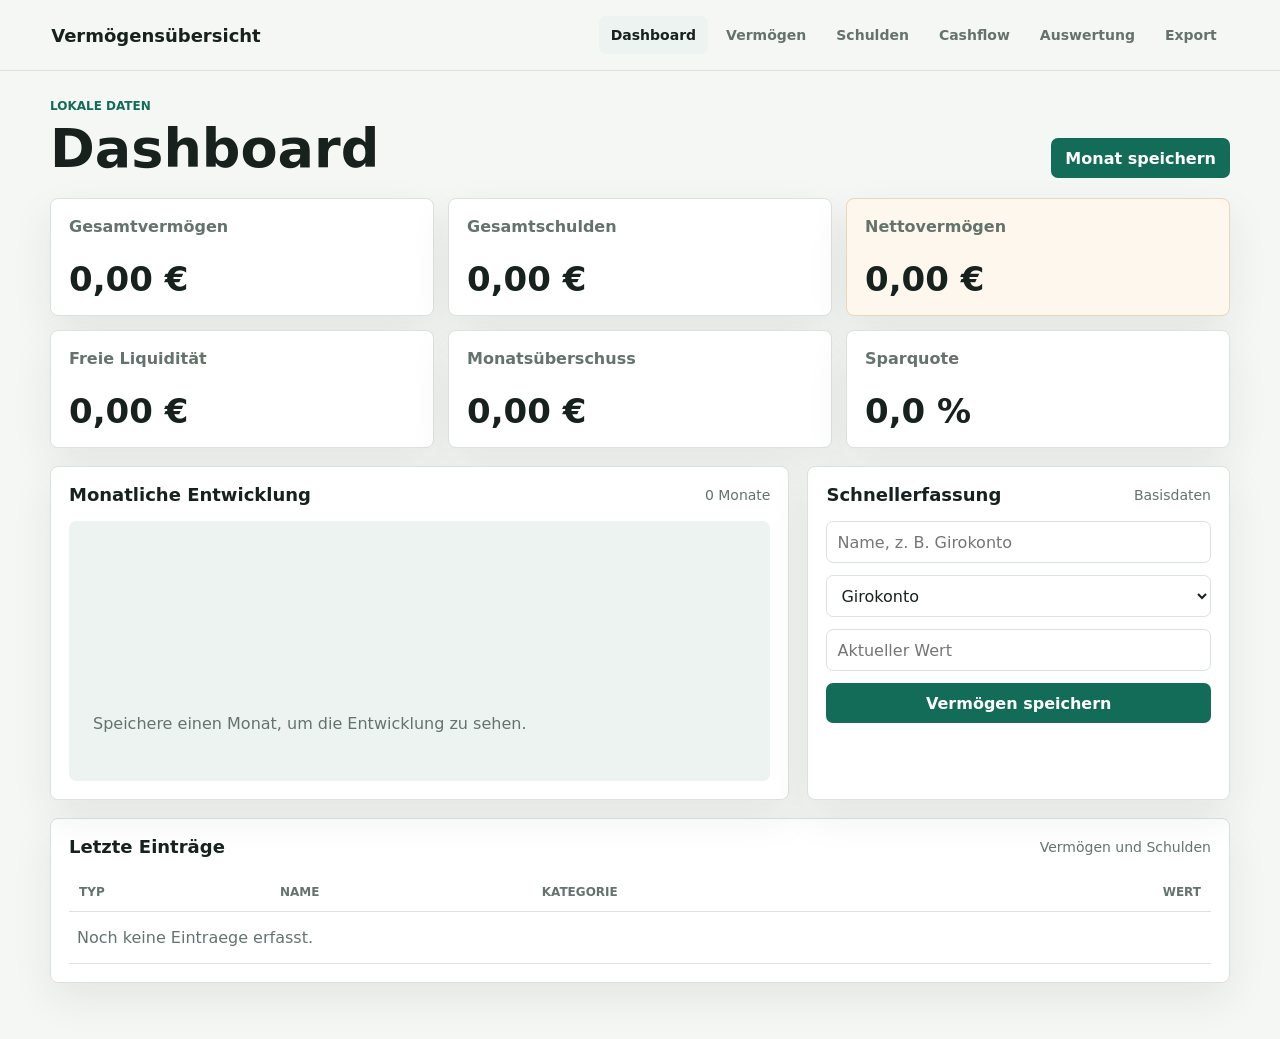
<file: index.html>
<!doctype html>
<html lang="de">
  <head>
    <meta charset="utf-8" />
    <meta name="viewport" content="width=device-width, initial-scale=1" />
    <title>Vermögensübersicht - Dashboard</title>
    <link rel="manifest" href="manifest.webmanifest" />
    <meta name="theme-color" content="#126c57" />
    <meta name="apple-mobile-web-app-capable" content="yes" />
    <meta name="apple-mobile-web-app-title" content="Vermögen" />
    <meta name="apple-mobile-web-app-status-bar-style" content="black-translucent" />
    <link rel="icon" type="image/svg+xml" href="icons/favicon.svg" />
    <link rel="icon" type="image/png" sizes="32x32" href="icons/favicon-32.png" />
    <link rel="icon" type="image/png" sizes="16x16" href="icons/favicon-16.png" />
    <link rel="apple-touch-icon" sizes="180x180" href="icons/apple-touch-icon.png" />
    <link rel="stylesheet" href="styles.css" />
  </head>
  <body>
    <header class="app-header">
      <a class="brand" href="index.html">Vermögensübersicht</a>
      <nav class="nav" aria-label="Hauptnavigation">
        <a class="active" href="index.html">Dashboard</a
        ><a href="assets.html">Vermögen</a><a href="debts.html">Schulden</a
        ><a href="cashflow.html">Cashflow</a
        ><a href="reports.html">Auswertung</a><a href="settings.html">Export</a>
      </nav>
    </header>
    <main class="page">
      <section class="page-title">
        <div>
          <p class="eyebrow">Lokale Daten</p>
          <h1>Dashboard</h1>
        </div>
        <button class="primary" data-save-snapshot>Monat speichern</button>
      </section>
      <section class="metric-grid">
        <article class="metric">
          <span>Gesamtvermögen</span><strong data-total-assets>0 EUR</strong>
        </article>
        <article class="metric">
          <span>Gesamtschulden</span><strong data-total-debts>0 EUR</strong>
        </article>
        <article class="metric accent">
          <span>Nettovermögen</span><strong data-net-worth>0 EUR</strong>
        </article>
        <article class="metric">
          <span>Freie Liquidität</span><strong data-liquidity>0 EUR</strong>
        </article>
        <article class="metric">
          <span>Monatsüberschuss</span><strong data-surplus>0 EUR</strong>
        </article>
        <article class="metric">
          <span>Sparquote</span><strong data-savings-rate>0 %</strong>
        </article>
      </section>
      <section class="split">
        <div class="panel">
          <div class="panel-head">
            <h2>Monatliche Entwicklung</h2>
            <span data-snapshot-count>0 Monate</span>
          </div>
          <div class="chart" data-net-worth-chart></div>
        </div>
        <div class="panel">
          <div class="panel-head">
            <h2>Schnellerfassung</h2>
            <span>Basisdaten</span>
          </div>
          <form class="stack" data-quick-asset-form>
            <input
              name="name"
              placeholder="Name, z. B. Girokonto"
              required
            /><select name="category" required data-asset-categories></select
            ><input
              name="value"
              type="number"
              step="0.01"
              min="0"
              placeholder="Aktueller Wert"
              required
            /><button class="primary" type="submit">Vermögen speichern</button>
          </form>
        </div>
      </section>
      <section class="panel">
        <div class="panel-head">
          <h2>Letzte Einträge</h2>
          <span>Vermögen und Schulden</span>
        </div>
        <div class="table-wrap">
          <table>
            <thead>
              <tr>
                <th>Typ</th>
                <th>Name</th>
                <th>Kategorie</th>
                <th class="right">Wert</th>
              </tr>
            </thead>
            <tbody data-recent-items></tbody>
          </table>
        </div>
      </section>
    </main>
    <script src="app.js"></script>
  </body>
</html>
</file>
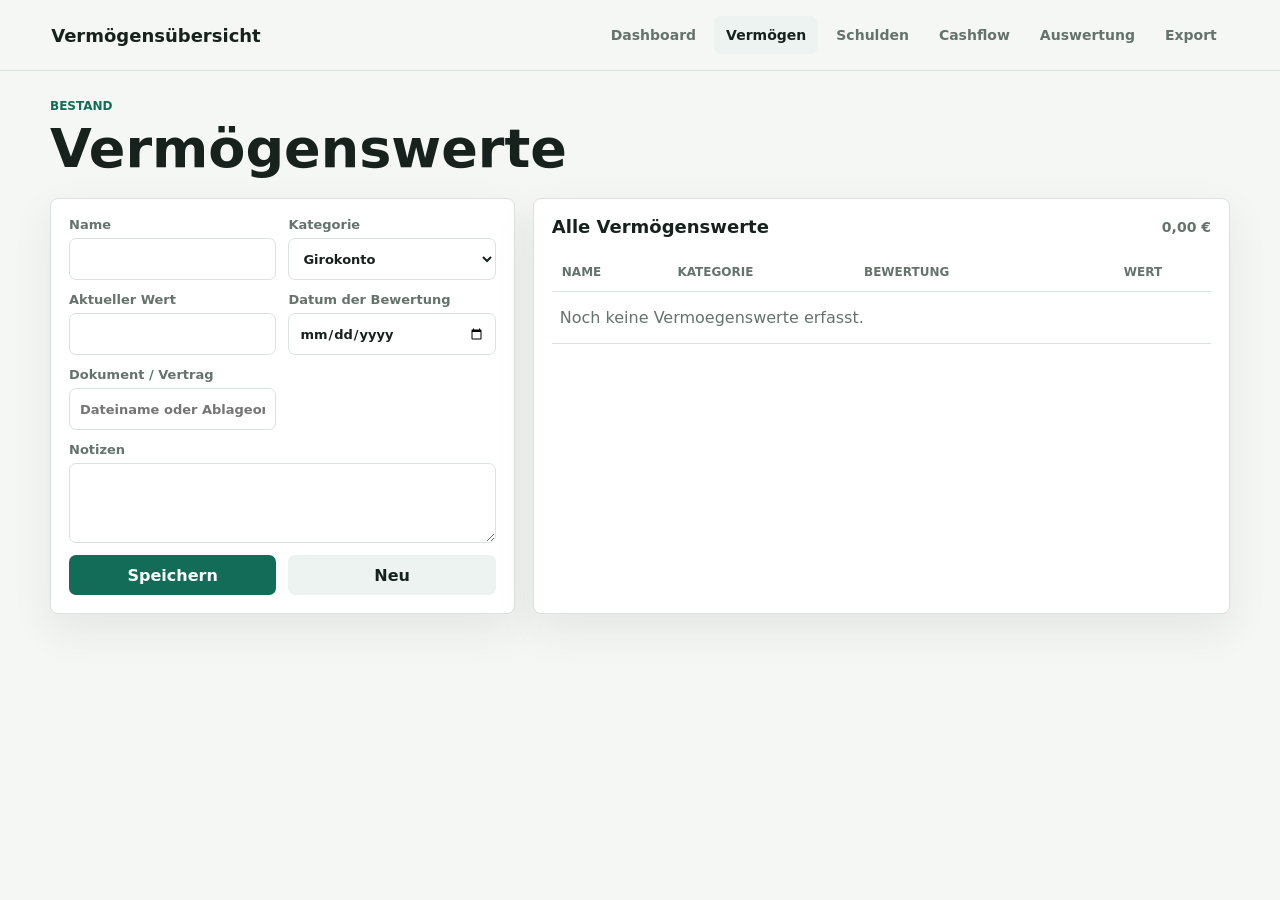
<file: assets.html>
<!doctype html>
<html lang="de">
  <head>
    <meta charset="utf-8" />
    <meta name="viewport" content="width=device-width, initial-scale=1" />
    <title>Vermögen</title>
    <link rel="manifest" href="manifest.webmanifest" />
    <meta name="theme-color" content="#126c57" />
    <meta name="apple-mobile-web-app-capable" content="yes" />
    <meta name="apple-mobile-web-app-title" content="Vermögen" />
    <meta name="apple-mobile-web-app-status-bar-style" content="black-translucent" />
    <link rel="icon" type="image/svg+xml" href="icons/favicon.svg" />
    <link rel="icon" type="image/png" sizes="32x32" href="icons/favicon-32.png" />
    <link rel="icon" type="image/png" sizes="16x16" href="icons/favicon-16.png" />
    <link rel="apple-touch-icon" sizes="180x180" href="icons/apple-touch-icon.png" />
    <link rel="stylesheet" href="styles.css" />
  </head>
  <body>
    <header class="app-header">
      <a class="brand" href="index.html">Vermögensübersicht</a>
      <nav class="nav" aria-label="Hauptnavigation">
        <a href="index.html">Dashboard</a
        ><a class="active" href="assets.html">Vermögen</a
        ><a href="debts.html">Schulden</a><a href="cashflow.html">Cashflow</a
        ><a href="reports.html">Auswertung</a><a href="settings.html">Export</a>
      </nav>
    </header>
    <main class="page">
      <section class="page-title">
        <div>
          <p class="eyebrow">Bestand</p>
          <h1>Vermögenswerte</h1>
        </div>
      </section>
      <section class="editor-layout">
        <form class="panel form-grid" data-asset-form>
          <input type="hidden" name="id" /><label
            >Name<input name="name" required /></label
          ><label
            >Kategorie<select
              name="category"
              required
              data-asset-categories
            ></select></label
          ><label
            >Aktueller Wert<input
              name="value"
              type="number"
              step="0.01"
              min="0"
              required /></label
          ><label
            >Datum der Bewertung<input
              name="valuationDate"
              type="date" /></label
          ><label
            >Dokument / Vertrag<input
              name="document"
              placeholder="Dateiname oder Ablageort" /></label
          ><label class="wide"
            >Notizen<textarea name="notes" rows="4"></textarea></label
          ><button class="primary" type="submit">Speichern</button
          ><button class="ghost" type="reset">Neu</button>
        </form>
        <section class="panel">
          <div class="panel-head">
            <h2>Alle Vermögenswerte</h2>
            <strong data-total-assets>0 EUR</strong>
          </div>
          <div class="table-wrap">
            <table>
              <thead>
                <tr>
                  <th>Name</th>
                  <th>Kategorie</th>
                  <th>Bewertung</th>
                  <th class="right">Wert</th>
                  <th></th>
                </tr>
              </thead>
              <tbody data-assets-table></tbody>
            </table>
          </div>
        </section>
      </section>
    </main>
    <script src="app.js"></script>
  </body>
</html>
</file>
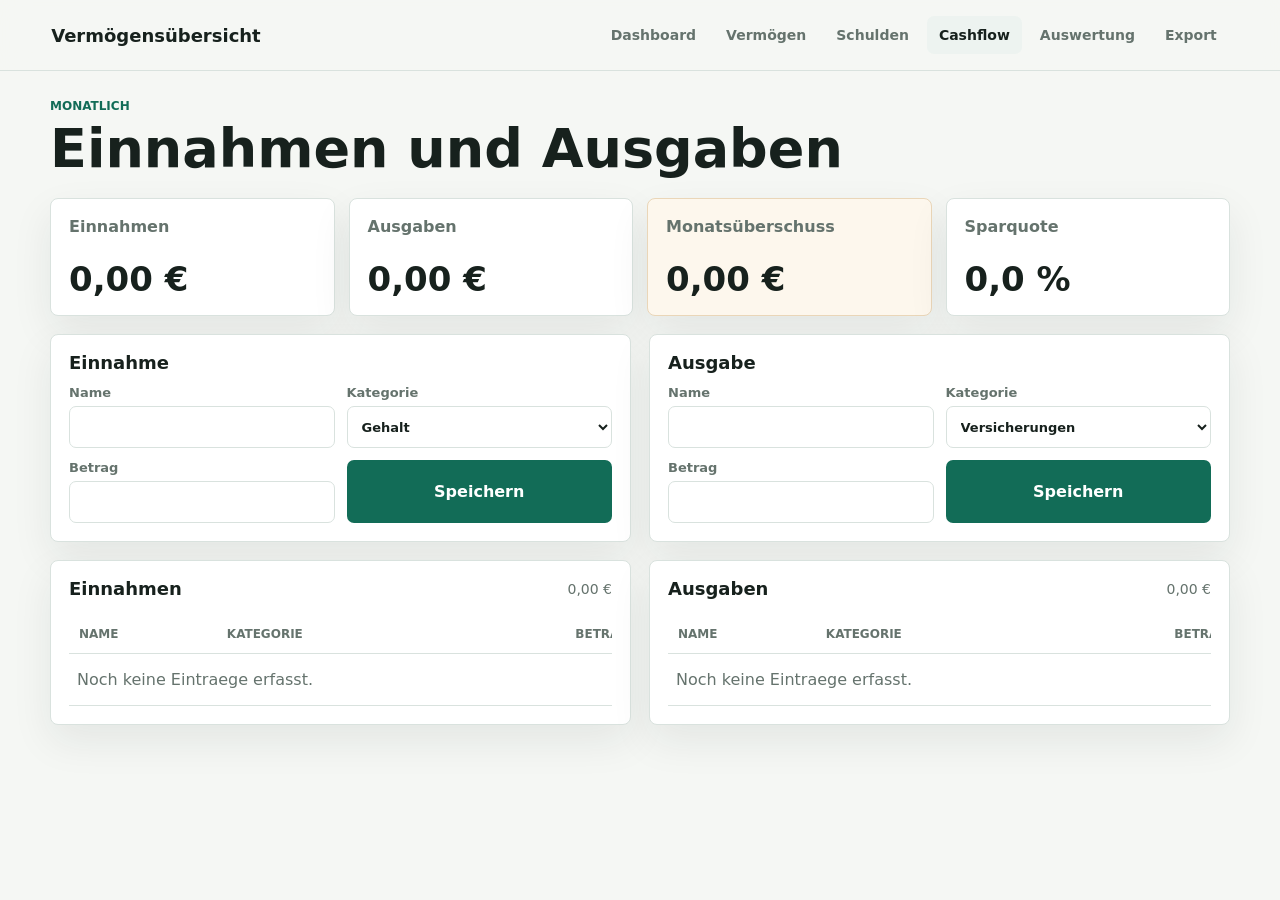
<file: cashflow.html>
<!doctype html>
<html lang="de">
  <head>
    <meta charset="utf-8" />
    <meta name="viewport" content="width=device-width, initial-scale=1" />
    <title>Cashflow</title>
    <link rel="manifest" href="manifest.webmanifest" />
    <meta name="theme-color" content="#126c57" />
    <meta name="apple-mobile-web-app-capable" content="yes" />
    <meta name="apple-mobile-web-app-title" content="Vermögen" />
    <meta name="apple-mobile-web-app-status-bar-style" content="black-translucent" />
    <link rel="icon" type="image/svg+xml" href="icons/favicon.svg" />
    <link rel="icon" type="image/png" sizes="32x32" href="icons/favicon-32.png" />
    <link rel="icon" type="image/png" sizes="16x16" href="icons/favicon-16.png" />
    <link rel="apple-touch-icon" sizes="180x180" href="icons/apple-touch-icon.png" />
    <link rel="stylesheet" href="styles.css" />
  </head>
  <body>
    <header class="app-header">
      <a class="brand" href="index.html">Vermögensübersicht</a>
      <nav class="nav" aria-label="Hauptnavigation">
        <a href="index.html">Dashboard</a><a href="assets.html">Vermögen</a
        ><a href="debts.html">Schulden</a
        ><a class="active" href="cashflow.html">Cashflow</a
        ><a href="reports.html">Auswertung</a><a href="settings.html">Export</a>
      </nav>
    </header>
    <main class="page">
      <section class="page-title">
        <div>
          <p class="eyebrow">Monatlich</p>
          <h1>Einnahmen und Ausgaben</h1>
        </div>
      </section>
      <section class="metric-grid compact">
        <article class="metric">
          <span>Einnahmen</span><strong data-total-income>0 EUR</strong>
        </article>
        <article class="metric">
          <span>Ausgaben</span><strong data-total-expenses>0 EUR</strong>
        </article>
        <article class="metric accent">
          <span>Monatsüberschuss</span><strong data-surplus>0 EUR</strong>
        </article>
        <article class="metric">
          <span>Sparquote</span><strong data-savings-rate>0 %</strong>
        </article>
      </section>
      <section class="two-columns">
        <form class="panel form-grid" data-income-form>
          <input type="hidden" name="id" />
          <h2>Einnahme</h2>
          <label>Name<input name="name" required /></label
          ><label
            >Kategorie<select
              name="category"
              data-income-categories
            ></select></label
          ><label
            >Betrag<input
              name="amount"
              type="number"
              step="0.01"
              min="0"
              required /></label
          ><button class="primary" type="submit">Speichern</button>
        </form>
        <form class="panel form-grid" data-expense-form>
          <input type="hidden" name="id" />
          <h2>Ausgabe</h2>
          <label>Name<input name="name" required /></label
          ><label
            >Kategorie<select
              name="category"
              data-expense-categories
            ></select></label
          ><label
            >Betrag<input
              name="amount"
              type="number"
              step="0.01"
              min="0"
              required /></label
          ><button class="primary" type="submit">Speichern</button>
        </form>
      </section>
      <section class="two-columns">
        <div class="panel">
          <div class="panel-head">
            <h2>Einnahmen</h2>
            <span data-total-income>0 EUR</span>
          </div>
          <div class="table-wrap">
            <table>
              <thead>
                <tr>
                  <th>Name</th>
                  <th>Kategorie</th>
                  <th class="right">Betrag</th>
                  <th></th>
                </tr>
              </thead>
              <tbody data-income-table></tbody>
            </table>
          </div>
        </div>
        <div class="panel">
          <div class="panel-head">
            <h2>Ausgaben</h2>
            <span data-total-expenses>0 EUR</span>
          </div>
          <div class="table-wrap">
            <table>
              <thead>
                <tr>
                  <th>Name</th>
                  <th>Kategorie</th>
                  <th class="right">Betrag</th>
                  <th></th>
                </tr>
              </thead>
              <tbody data-expenses-table></tbody>
            </table>
          </div>
        </div>
      </section>
    </main>
    <script src="app.js"></script>
  </body>
</html>
</file>
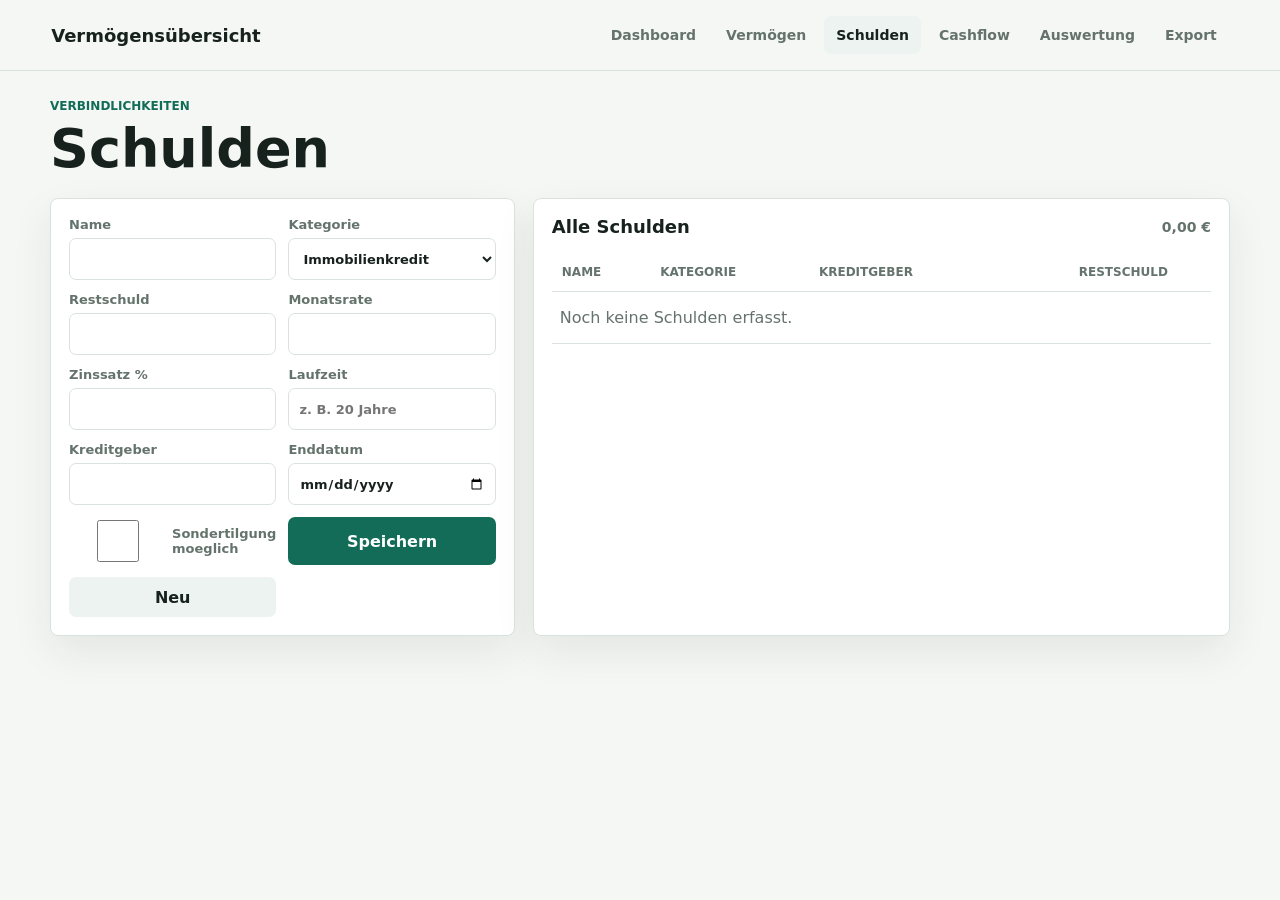
<file: debts.html>
<!doctype html>
<html lang="de">
  <head>
    <meta charset="utf-8" />
    <meta name="viewport" content="width=device-width, initial-scale=1" />
    <title>Schulden</title>
    <link rel="manifest" href="manifest.webmanifest" />
    <meta name="theme-color" content="#126c57" />
    <meta name="apple-mobile-web-app-capable" content="yes" />
    <meta name="apple-mobile-web-app-title" content="Vermögen" />
    <meta name="apple-mobile-web-app-status-bar-style" content="black-translucent" />
    <link rel="icon" type="image/svg+xml" href="icons/favicon.svg" />
    <link rel="icon" type="image/png" sizes="32x32" href="icons/favicon-32.png" />
    <link rel="icon" type="image/png" sizes="16x16" href="icons/favicon-16.png" />
    <link rel="apple-touch-icon" sizes="180x180" href="icons/apple-touch-icon.png" />
    <link rel="stylesheet" href="styles.css" />
  </head>
  <body>
    <header class="app-header">
      <a class="brand" href="index.html">Vermögensübersicht</a>
      <nav class="nav" aria-label="Hauptnavigation">
        <a href="index.html">Dashboard</a><a href="assets.html">Vermögen</a
        ><a class="active" href="debts.html">Schulden</a
        ><a href="cashflow.html">Cashflow</a
        ><a href="reports.html">Auswertung</a><a href="settings.html">Export</a>
      </nav>
    </header>
    <main class="page">
      <section class="page-title">
        <div>
          <p class="eyebrow">Verbindlichkeiten</p>
          <h1>Schulden</h1>
        </div>
      </section>
      <section class="editor-layout">
        <form class="panel form-grid" data-debt-form>
          <input type="hidden" name="id" /><label
            >Name<input name="name" required /></label
          ><label
            >Kategorie<select
              name="category"
              required
              data-debt-categories
            ></select></label
          ><label
            >Restschuld<input
              name="balance"
              type="number"
              step="0.01"
              min="0"
              required /></label
          ><label
            >Monatsrate<input
              name="monthlyRate"
              type="number"
              step="0.01"
              min="0" /></label
          ><label
            >Zinssatz %<input
              name="interestRate"
              type="number"
              step="0.01"
              min="0" /></label
          ><label
            >Laufzeit<input name="term" placeholder="z. B. 20 Jahre" /></label
          ><label>Kreditgeber<input name="lender" /></label
          ><label>Enddatum<input name="endDate" type="date" /></label
          ><label class="check"
            ><input name="specialPayment" type="checkbox" /> Sondertilgung
            moeglich</label
          ><button class="primary" type="submit">Speichern</button
          ><button class="ghost" type="reset">Neu</button>
        </form>
        <section class="panel">
          <div class="panel-head">
            <h2>Alle Schulden</h2>
            <strong data-total-debts>0 EUR</strong>
          </div>
          <div class="table-wrap">
            <table>
              <thead>
                <tr>
                  <th>Name</th>
                  <th>Kategorie</th>
                  <th>Kreditgeber</th>
                  <th class="right">Restschuld</th>
                  <th></th>
                </tr>
              </thead>
              <tbody data-debts-table></tbody>
            </table>
          </div>
        </section>
      </section>
    </main>
    <script src="app.js"></script>
  </body>
</html>
</file>
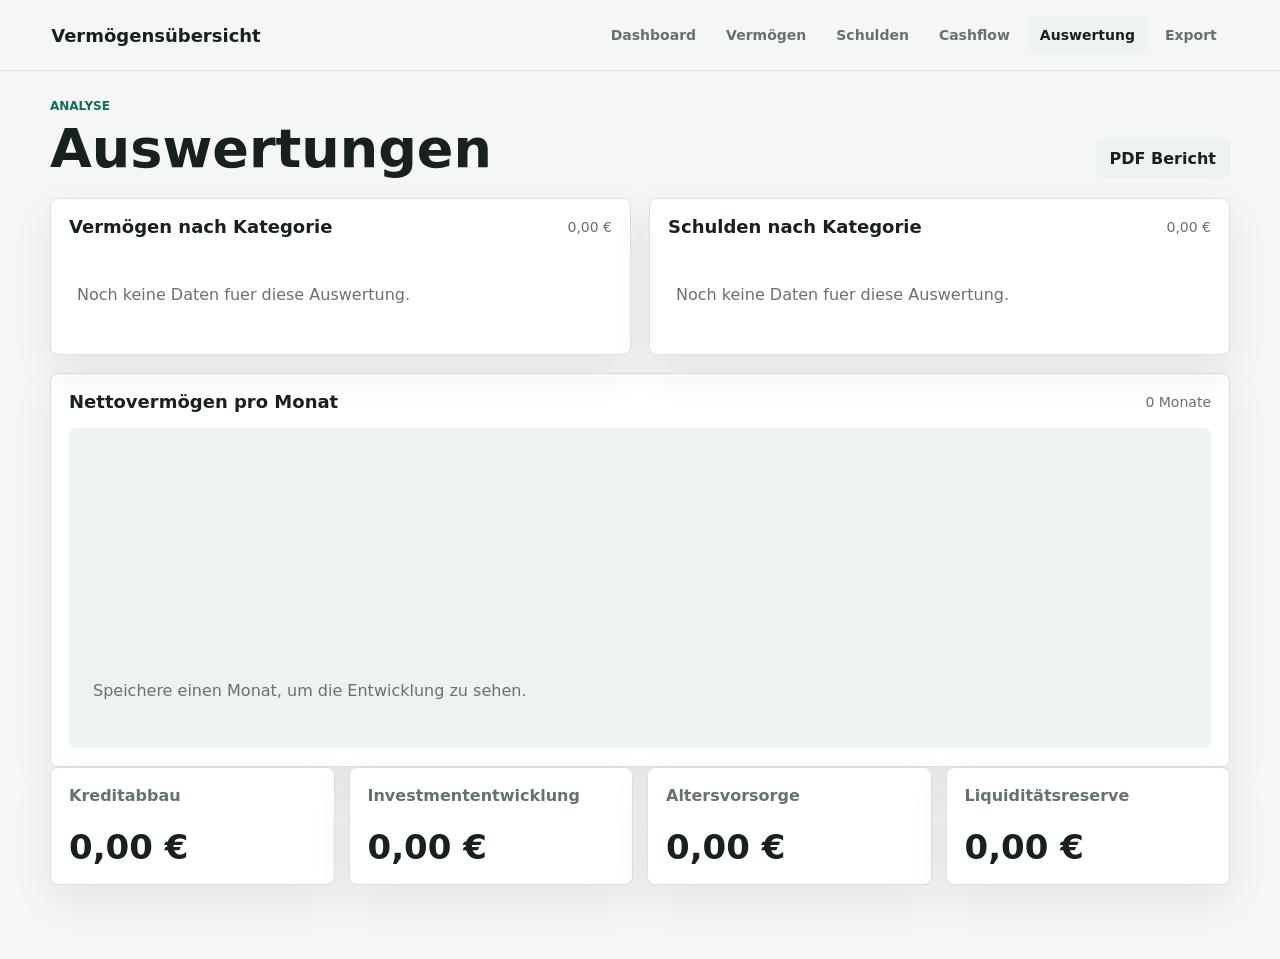
<file: reports.html>
<!doctype html>
<html lang="de">
  <head>
    <meta charset="utf-8" />
    <meta name="viewport" content="width=device-width, initial-scale=1" />
    <title>Auswertung</title>
    <link rel="manifest" href="manifest.webmanifest" />
    <meta name="theme-color" content="#126c57" />
    <meta name="apple-mobile-web-app-capable" content="yes" />
    <meta name="apple-mobile-web-app-title" content="Vermögen" />
    <meta name="apple-mobile-web-app-status-bar-style" content="black-translucent" />
    <link rel="icon" type="image/svg+xml" href="icons/favicon.svg" />
    <link rel="icon" type="image/png" sizes="32x32" href="icons/favicon-32.png" />
    <link rel="icon" type="image/png" sizes="16x16" href="icons/favicon-16.png" />
    <link rel="apple-touch-icon" sizes="180x180" href="icons/apple-touch-icon.png" />
    <link rel="stylesheet" href="styles.css" />
  </head>
  <body>
    <header class="app-header">
      <a class="brand" href="index.html">Vermögensübersicht</a>
      <nav class="nav" aria-label="Hauptnavigation">
        <a href="index.html">Dashboard</a><a href="assets.html">Vermögen</a
        ><a href="debts.html">Schulden</a><a href="cashflow.html">Cashflow</a
        ><a class="active" href="reports.html">Auswertung</a
        ><a href="settings.html">Export</a>
      </nav>
    </header>
    <main class="page">
      <section class="page-title">
        <div>
          <p class="eyebrow">Analyse</p>
          <h1>Auswertungen</h1>
        </div>
        <button class="ghost" data-print-report>PDF Bericht</button>
      </section>
      <section class="two-columns">
        <div class="panel">
          <div class="panel-head">
            <h2>Vermögen nach Kategorie</h2>
            <span data-total-assets>0 EUR</span>
          </div>
          <div class="bars" data-asset-bars></div>
        </div>
        <div class="panel">
          <div class="panel-head">
            <h2>Schulden nach Kategorie</h2>
            <span data-total-debts>0 EUR</span>
          </div>
          <div class="bars" data-debt-bars></div>
        </div>
      </section>
      <section class="panel">
        <div class="panel-head">
          <h2>Nettovermögen pro Monat</h2>
          <span data-snapshot-count>0 Monate</span>
        </div>
        <div class="chart tall" data-net-worth-chart></div>
      </section>
      <section class="metric-grid compact">
        <article class="metric">
          <span>Kreditabbau</span><strong data-debt-paydown>0 EUR</strong>
        </article>
        <article class="metric">
          <span>Investmententwicklung</span
          ><strong data-investment-value>0 EUR</strong>
        </article>
        <article class="metric">
          <span>Altersvorsorge</span
          ><strong data-retirement-value>0 EUR</strong>
        </article>
        <article class="metric">
          <span>Liquiditätsreserve</span><strong data-liquidity>0 EUR</strong>
        </article>
      </section>
    </main>
    <script src="app.js"></script>
  </body>
</html>
</file>
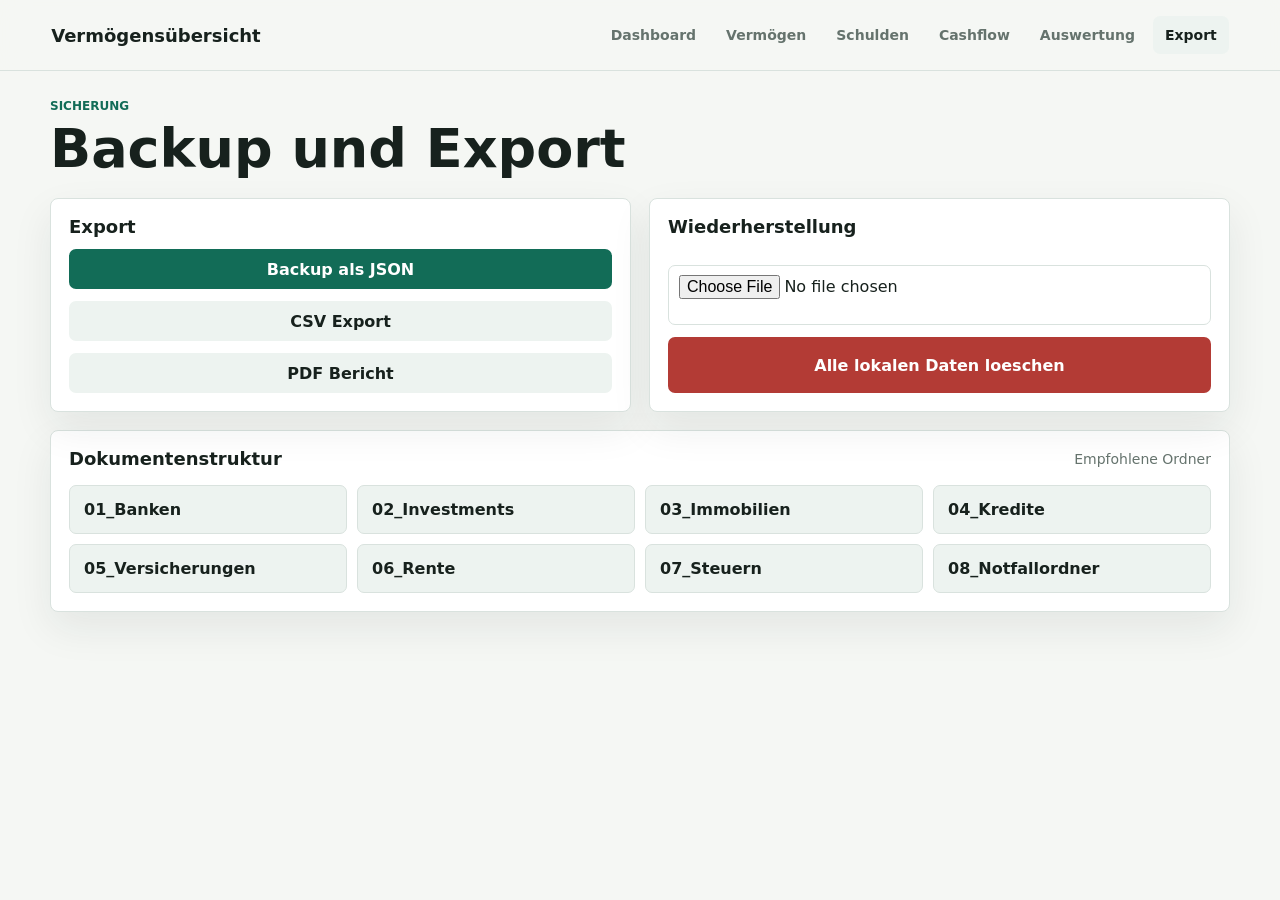
<file: settings.html>
<!doctype html>
<html lang="de">
  <head>
    <meta charset="utf-8" />
    <meta name="viewport" content="width=device-width, initial-scale=1" />
    <title>Backup und Export</title>
    <link rel="manifest" href="manifest.webmanifest" />
    <meta name="theme-color" content="#126c57" />
    <meta name="apple-mobile-web-app-capable" content="yes" />
    <meta name="apple-mobile-web-app-title" content="Vermögen" />
    <meta name="apple-mobile-web-app-status-bar-style" content="black-translucent" />
    <link rel="icon" type="image/svg+xml" href="icons/favicon.svg" />
    <link rel="icon" type="image/png" sizes="32x32" href="icons/favicon-32.png" />
    <link rel="icon" type="image/png" sizes="16x16" href="icons/favicon-16.png" />
    <link rel="apple-touch-icon" sizes="180x180" href="icons/apple-touch-icon.png" />
    <link rel="stylesheet" href="styles.css" />
  </head>
  <body>
    <header class="app-header">
      <a class="brand" href="index.html">Vermögensübersicht</a>
      <nav class="nav" aria-label="Hauptnavigation">
        <a href="index.html">Dashboard</a><a href="assets.html">Vermögen</a
        ><a href="debts.html">Schulden</a><a href="cashflow.html">Cashflow</a
        ><a href="reports.html">Auswertung</a
        ><a class="active" href="settings.html">Export</a>
      </nav>
    </header>
    <main class="page">
      <section class="page-title">
        <div>
          <p class="eyebrow">Sicherung</p>
          <h1>Backup und Export</h1>
        </div>
      </section>
      <section class="two-columns">
        <div class="panel stack">
          <h2>Export</h2>
          <button class="primary" data-export-json>Backup als JSON</button
          ><button class="ghost" data-export-csv>CSV Export</button
          ><button class="ghost" data-print-report>PDF Bericht</button>
        </div>
        <div class="panel stack">
          <h2>Wiederherstellung</h2>
          <input
            type="file"
            accept="application/json,.json"
            data-import-json
          /><button class="danger" data-clear-data>
            Alle lokalen Daten loeschen
          </button>
        </div>
      </section>
      <section class="panel">
        <div class="panel-head">
          <h2>Dokumentenstruktur</h2>
          <span>Empfohlene Ordner</span>
        </div>
        <div class="folder-grid">
          <div>01_Banken</div>
          <div>02_Investments</div>
          <div>03_Immobilien</div>
          <div>04_Kredite</div>
          <div>05_Versicherungen</div>
          <div>06_Rente</div>
          <div>07_Steuern</div>
          <div>08_Notfallordner</div>
        </div>
      </section>
    </main>
    <script src="app.js"></script>
  </body>
</html>
</file>
<file: styles.css>
:root {
  --bg: #f5f7f4;
  --surface: #fff;
  --surface-2: #edf3f0;
  --text: #17211d;
  --muted: #65736d;
  --line: #d9e2de;
  --primary: #126c57;
  --primary-2: #0f5747;
  --accent: #fdf7ed;
  --danger: #b33b35;
  --shadow: 0 16px 40px rgba(27, 43, 35, 0.08);
}
* {
  box-sizing: border-box;
}
body {
  margin: 0;
  background: var(--bg);
  color: var(--text);
  font-family:
    Inter,
    ui-sans-serif,
    system-ui,
    -apple-system,
    BlinkMacSystemFont,
    "Segoe UI",
    sans-serif;
}
a {
  color: inherit;
  text-decoration: none;
}
.app-header {
  position: sticky;
  top: 0;
  z-index: 10;
  display: flex;
  align-items: center;
  justify-content: space-between;
  gap: 24px;
  padding: 16px clamp(18px, 4vw, 56px);
  background: rgba(245, 247, 244, 0.92);
  border-bottom: 1px solid var(--line);
  backdrop-filter: blur(14px);
}
.brand {
  font-weight: 800;
  font-size: 18px;
}
.nav {
  display: flex;
  flex-wrap: wrap;
  gap: 6px;
  justify-content: flex-end;
}
.nav a {
  min-height: 38px;
  display: inline-flex;
  align-items: center;
  padding: 0 12px;
  border-radius: 7px;
  color: var(--muted);
  font-size: 14px;
  font-weight: 650;
}
.nav a.active,
.nav a:hover {
  color: var(--text);
  background: var(--surface-2);
}
.page {
  width: min(1180px, calc(100% - 32px));
  margin: 0 auto;
  padding: 28px 0 56px;
}
.page-title {
  display: flex;
  align-items: flex-end;
  justify-content: space-between;
  gap: 18px;
  margin-bottom: 20px;
}
.eyebrow {
  margin: 0 0 6px;
  color: var(--primary);
  font-size: 12px;
  font-weight: 800;
  text-transform: uppercase;
}
h1,
h2 {
  margin: 0;
  line-height: 1.1;
}
h1 {
  font-size: clamp(30px, 5vw, 54px);
}
h2 {
  font-size: 18px;
}
button,
input,
select,
textarea {
  font: inherit;
}
button {
  min-height: 40px;
  border: 0;
  border-radius: 7px;
  padding: 0 14px;
  cursor: pointer;
  font-weight: 750;
}
.primary {
  color: white;
  background: var(--primary);
}
.primary:hover {
  background: var(--primary-2);
}
.ghost {
  color: var(--text);
  background: var(--surface-2);
}
.danger {
  color: white;
  background: var(--danger);
}
.metric-grid {
  display: grid;
  grid-template-columns: repeat(3, minmax(0, 1fr));
  gap: 14px;
  margin-bottom: 18px;
}
.metric-grid.compact {
  grid-template-columns: repeat(4, minmax(0, 1fr));
}
.metric,
.panel {
  background: var(--surface);
  border: 1px solid var(--line);
  border-radius: 8px;
  box-shadow: var(--shadow);
}
.metric {
  min-height: 118px;
  padding: 18px;
  display: flex;
  flex-direction: column;
  justify-content: space-between;
}
.metric span {
  color: var(--muted);
  font-weight: 700;
}
.metric strong {
  font-size: clamp(24px, 3vw, 34px);
  line-height: 1.05;
  overflow-wrap: anywhere;
}
.metric.accent {
  background: var(--accent);
  border-color: #ead6b8;
}
.split,
.two-columns,
.editor-layout {
  display: grid;
  grid-template-columns: minmax(0, 1.4fr) minmax(320px, 0.8fr);
  gap: 18px;
  margin-bottom: 18px;
}
.two-columns {
  grid-template-columns: repeat(2, minmax(0, 1fr));
}
.editor-layout {
  grid-template-columns: minmax(300px, 0.8fr) minmax(0, 1.2fr);
}
.panel {
  padding: 18px;
}
.panel-head {
  display: flex;
  align-items: center;
  justify-content: space-between;
  gap: 12px;
  margin-bottom: 16px;
}
.panel-head span,
.panel-head strong {
  color: var(--muted);
  font-size: 14px;
}
.stack {
  display: grid;
  gap: 12px;
}
.form-grid {
  display: grid;
  grid-template-columns: repeat(2, minmax(0, 1fr));
  gap: 12px;
  align-content: start;
}
.form-grid h2,
.form-grid .wide {
  grid-column: 1/-1;
}
label {
  display: grid;
  gap: 6px;
  color: var(--muted);
  font-size: 13px;
  font-weight: 750;
}
label.check {
  display: flex;
  align-items: center;
  min-height: 42px;
}
input,
select,
textarea {
  width: 100%;
  min-height: 42px;
  border: 1px solid var(--line);
  border-radius: 7px;
  padding: 9px 10px;
  background: white;
  color: var(--text);
}
textarea {
  resize: vertical;
}
.table-wrap {
  overflow-x: auto;
}
table {
  width: 100%;
  border-collapse: collapse;
  min-width: 620px;
}
th,
td {
  padding: 12px 10px;
  border-bottom: 1px solid var(--line);
  text-align: left;
  vertical-align: middle;
}
th {
  color: var(--muted);
  font-size: 12px;
  text-transform: uppercase;
}
.right {
  text-align: right;
}
.row-actions {
  display: flex;
  gap: 8px;
  justify-content: flex-end;
}
.row-actions button {
  min-height: 32px;
  padding: 0 10px;
  font-size: 13px;
}
.chart {
  min-height: 260px;
  display: flex;
  align-items: end;
  gap: 10px;
  padding: 16px;
  background: var(--surface-2);
  border-radius: 7px;
  overflow-x: auto;
}
.chart.tall {
  min-height: 320px;
}
.bar-column {
  min-width: 54px;
  flex: 1;
  display: grid;
  align-items: end;
  gap: 8px;
  text-align: center;
  color: var(--muted);
  font-size: 12px;
}
.bar-fill {
  min-height: 6px;
  border-radius: 6px 6px 2px 2px;
  background: var(--primary);
}
.bars {
  display: grid;
  gap: 12px;
}
.bar-row {
  display: grid;
  grid-template-columns: minmax(120px, 1fr) minmax(160px, 2fr) minmax(
      90px,
      auto
    );
  gap: 12px;
  align-items: center;
}
.bar-track {
  height: 12px;
  background: var(--surface-2);
  border-radius: 999px;
  overflow: hidden;
}
.bar-track span {
  display: block;
  height: 100%;
  background: var(--primary);
}
.folder-grid {
  display: grid;
  grid-template-columns: repeat(4, minmax(0, 1fr));
  gap: 10px;
}
.folder-grid div {
  padding: 14px;
  background: var(--surface-2);
  border: 1px solid var(--line);
  border-radius: 7px;
  font-weight: 750;
}
.empty {
  color: var(--muted);
  padding: 16px 8px;
}
@media (max-width: 860px) {
  .app-header {
    align-items: flex-start;
    flex-direction: column;
  }
  .nav {
    justify-content: flex-start;
  }
  .metric-grid,
  .metric-grid.compact,
  .split,
  .two-columns,
  .editor-layout,
  .form-grid,
  .folder-grid {
    grid-template-columns: 1fr;
  }
  .page-title {
    align-items: stretch;
    flex-direction: column;
  }
  .bar-row {
    grid-template-columns: 1fr;
  }
}
@media print {
  .app-header,
  button,
  input,
  select,
  textarea {
    display: none !important;
  }
  body {
    background: white;
  }
  .page {
    width: 100%;
    padding: 0;
  }
  .panel,
  .metric {
    box-shadow: none;
  }
}
</file>
